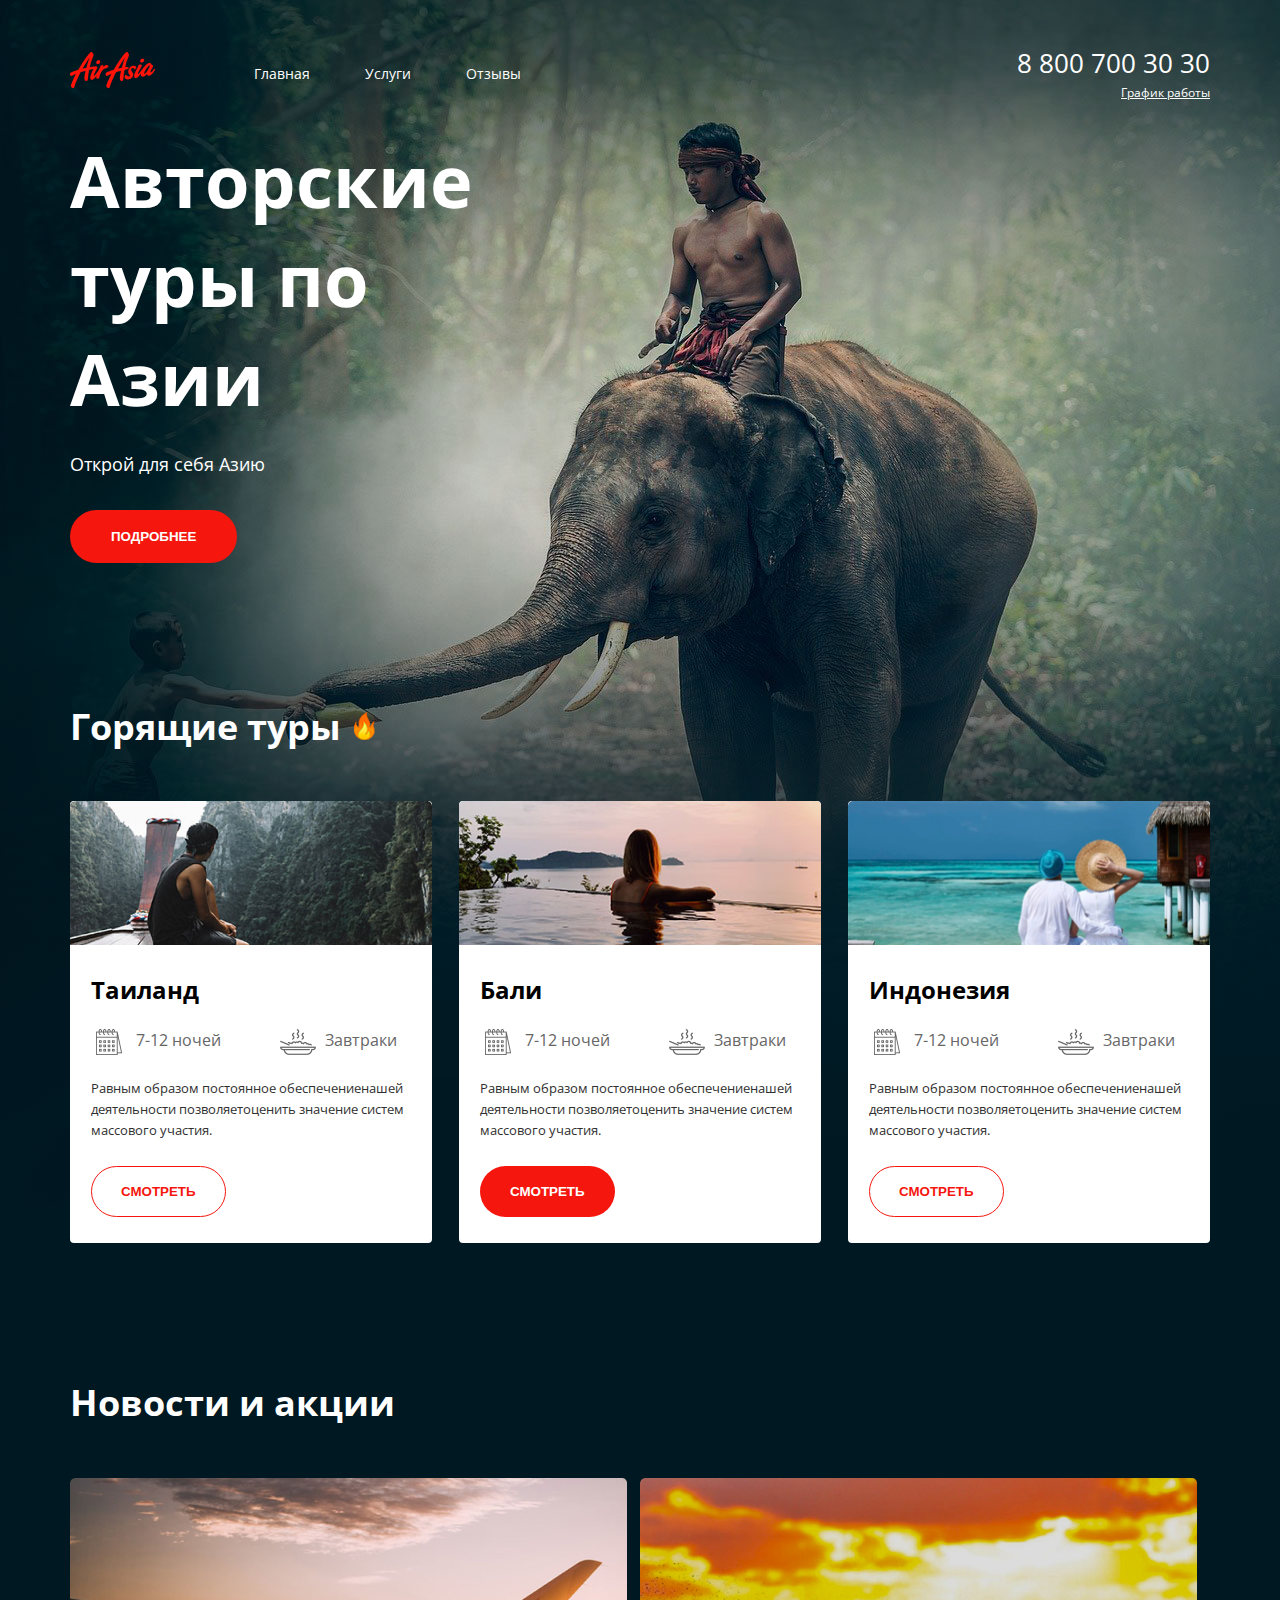
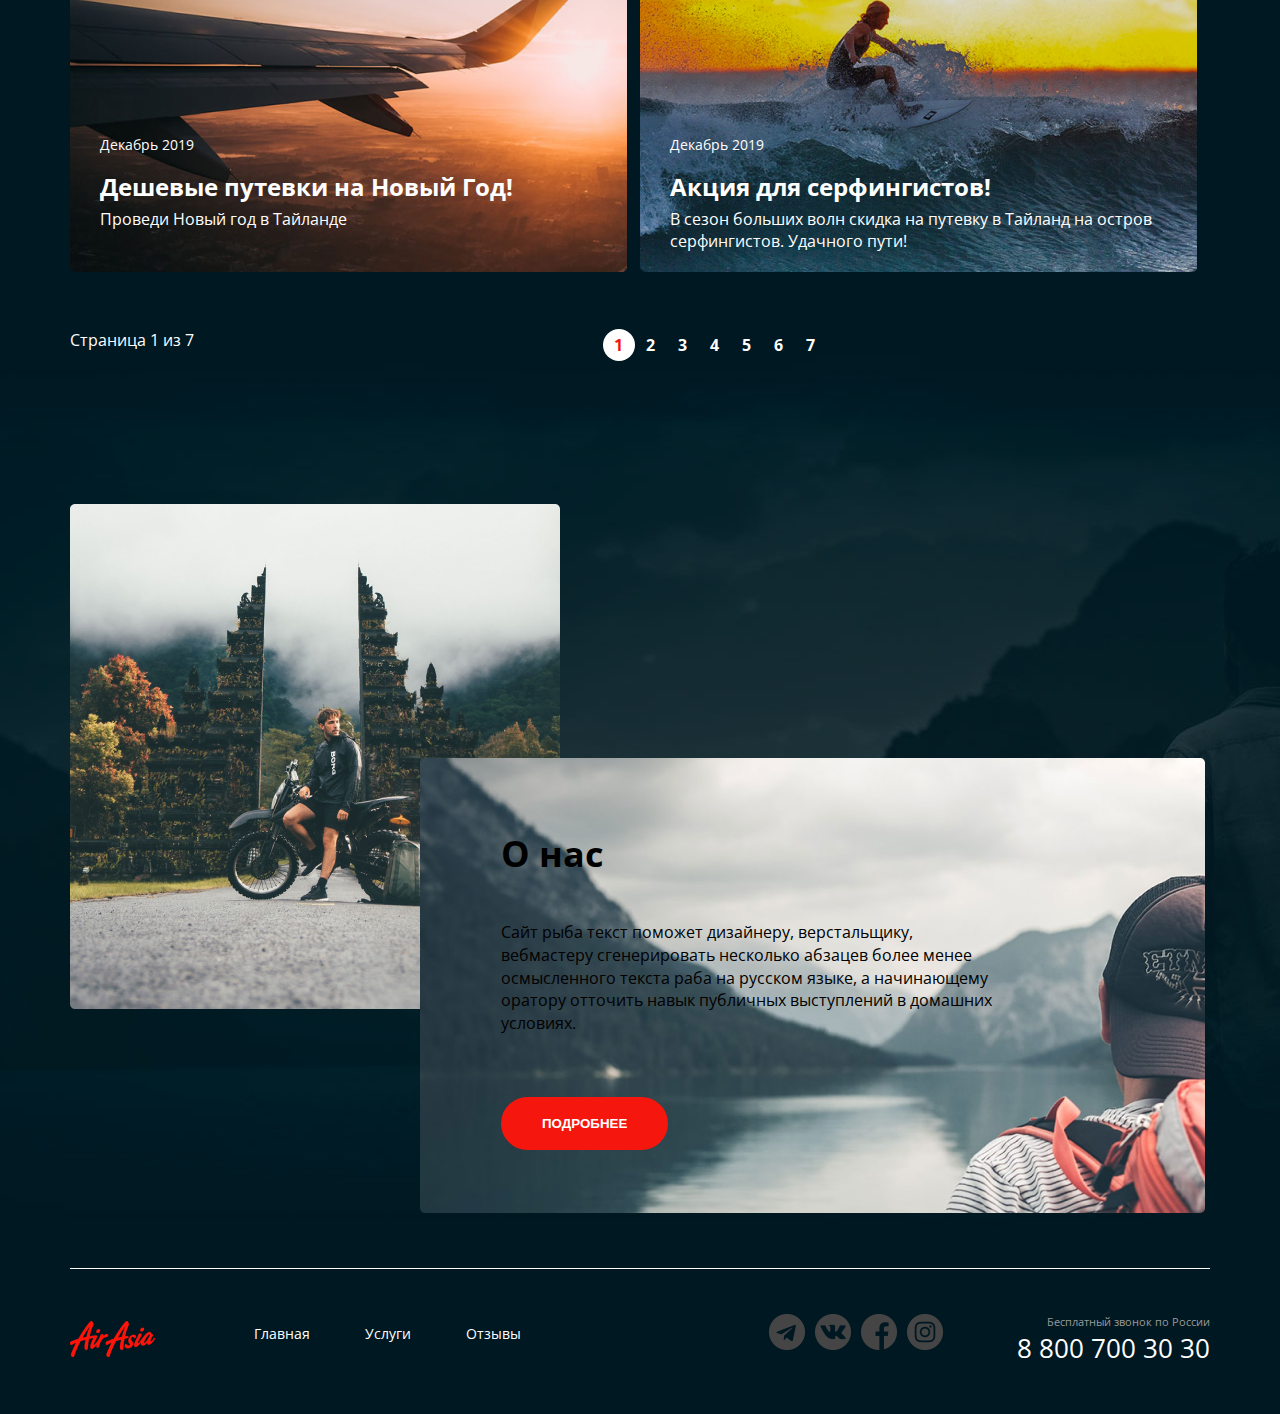
<file: index.html>
<!DOCTYPE html>
<html lang="ru  " style="
height: 100%;
width: 100%;
">
<head>
    <meta charset="UTF-8">
    <meta name="viewport" content="width=device-width, initial-scale=1.0">
    <link rel="preconnect" href="https://fonts.gstatic.com">
<link href="https://fonts.googleapis.com/css2?family=Open+Sans:wght@400;700&display=swap" rel="stylesheet">
    <link rel="stylesheet" href="./css/main.css">
    <title>Air Asia</title>
</head>
<body>
    <div class="wrapper">
        <section class="hero">
            <div class="container hero__container">
                <header class="header">
                    <div class="header__col">
                        <a href="/" class="logo">
                            <img src="./images/лого.png" alt="Logo image" class="logo__img">
                        </a>
                        <nav class="menu">
                            <ul class="menu__list">
                                <li class="menu__item">
                                    <a href="#" class="menu__link">Главная</a>
                                </li>
                                <li class="menu__item">
                                    <a href="#" class="menu__link">Услуги</a>
                                </li>
                                <li class="menu__item">
                                    <a href="#" class="menu__link">Отзывы</a>
                                </li>
                            </ul>
                        </nav>
                    </div>
                    <div class="header__col header__col--alight--right">
                        <address class="contacts">
                            <a href="tel:+78007003030" class="contacts__phone">8 800 700 30 30</a>
                            <div class="contacts__workhours">График работы</div>
                        </address>
                    </div>
                </header>
            <main class="main">
                <div class="preview">
                    <div class="preview__title">
                        Авторские туры по Азии
                    </div>
                    <div class="preview__text">Открой для себя Азию</div>
                    <button class="btn btn--color--red btn--width--big">Подробнее</button>
                </div>
            </div>
        </section>

        <section class=section>
            <div class="container">
                <div class="features">
        <div class="features__title">
            Горящие туры
            <img src="./images/flame.png" alt="fire" class="features__title-fire">
        </div>
        <ul class="features__list">
            <li class="features__item">
                <div class="features__icon">
                    <img src="./images/river.png" alt="features icon" class="features__img-icon"  />  
                </div>
            <div class="features__content">
                <div class="features__subtitle">
                    Таиланд
                </div>
                <div class="features__desc">
                    <div class="features__desc-block">
                        <img src="./images/calendar.png" alt="calendar" class=features__desk-block-icon>
                        <span class="features__desc-block-time">7-12 ночей</span>
                    </div>
                    <div class="features__desc-block">
                        <img src="./images/meal.png" alt="food" class=features__desk-block-icon>
                        <span class="features__desc-block-meal">Завтраки</span>
                    </div>
                </div>
                <div class="features__text">
                    Равным образом постоянное обеспечениенашей деятельности позволяетоценить значение систем массового участия.
                </div>
                <button class="features__btn btn btn--color--white">Смотреть</button>
            </div>
            </li>
            <li class="features__item">
                <div class="features__icon">
                    <img src="./images/pool.png" alt="features icon" class="features__img-icon"  />  
                </div>
            <div class="features__content">
                <div class="features__subtitle">
                    Бали
                </div>
                <div class="features__desc">
                    <div class="features__desc-block">
                        <img src="./images/calendar.png" alt="calendar" class=features__desk-block-icon>
                        <span class="features__desc-block-time">7-12 ночей</span>
                    </div>
                    <div class="features__desc-block">
                        <img src="./images/meal.png" alt="food" class=features__desk-block-icon>
                        <span class="features__desc-block-meal">Завтраки</span>
                    </div>
                </div>
                <div class="features__text">
                    Равным образом постоянное обеспечениенашей деятельности позволяетоценить значение систем массового участия.
                </div>
                <button class="features__btn btn btn--color--red">Смотреть</button>
            </div>
            </li>
            <li class="features__item">
                <div class="features__icon">
                    <img src="./images/ocean.png" alt="features icon" class="features__img-icon"  />  
                </div>
            <div class="features__content">
                <div class="features__subtitle">
                    Индонезия
                </div>
                <div class="features__desc">
                    <div class="features__desc-block">
                        <img src="./images/calendar.png" alt="calendar" class=features__desk-block-icon>
                        <span class="features__desc-block-time">7-12 ночей</span>
                    </div>
                    <div class="features__desc-block">
                        <img src="./images/meal.png" alt="food" class=features__desk-block-icon>
                        <span class="features__desc-block-meal">Завтраки</span>
                    </div>
                </div>
                <div class="features__text">
                    Равным образом постоянное обеспечениенашей деятельности позволяетоценить значение систем массового участия.
                </div>
                <button class="features__btn btn btn--color--white">Смотреть</button>
             </div> 
            </li>
            </ul>
        </div>
    </div>
</section>

<section class=section__news>
    <div class="container">
     <div class="news">
         <div class="news__title">Новости и акции</div>
         <ul class="news__list">
             <li class="news__item">
                 <img src="./images/plain.png" alt="Путевки на НГ" class="news__cover">
                 <div class="news__content">
                     <time class="news__date">
                         <span class="news__date-month">Декабрь</span>
                         <span class="news__date-year">2019</span>
                     </time>
                     <div class="news__subtitle">Дешевые путевки на Новый Год!</div>
                     <div class="news__text">Проведи Новый год в Тайланде</div>
                 </div>
             </li>
             <li class="news__item">
                <img src="./images/Surfer.png" alt="Серфинг" class="news__cover">
                <div class="news__content">
                    <time class="news__date">
                        <span class="news__date-month">Декабрь</span>
                        <span class="news__date-year">2019</span>
                    </time>
                    <div class="news__subtitle">Акция для серфингистов!</div>
                    <div class="news__text">В сезон больших волн скидка на путевку в Тайланд на остров серфингистов. Удачного пути!</div>
                </div>
            </li>
         </ul>
         <div class="paginator">
             <div class="paginator__display">
                 Страница <span class="paginator__display-current">1</span> из 
                 <span class="paginator__display-all">7</span>
             </div>
             <ul class="paginator__list">
                 <li class="paginator__item paginator__item--active">
                     <a href="#" class="paginator__link">1</a>
                 </li>
                 <li class="paginator__item">
                    <a href="#" class="paginator__link">2</a>
                </li>
                <li class="paginator__item">
                    <a href="#" class="paginator__link">3</a>
                </li>
                <li class="paginator__item">
                    <a href="#" class="paginator__link">4</a>
                </li>
                <li class="paginator__item">
                    <a href="#" class="paginator__link">5</a>
                </li>
                <li class="paginator__item">
                    <a href="#" class="paginator__link">6</a>
                </li>
                <li class="paginator__item">
                    <a href="#" class="paginator__link">7</a>
                </li>
             </ul>
         </div>
        </div>
     </div>
    </section>

    <section class="section__about">
        <div class="container">
     <div class="about">
        <div class="about__content">
            <div class="about__title">О нас</div>
            <div class="about__text">
                Сайт рыба текст поможет дизайнеру, верстальщику, вебмастеру сгенерировать несколько абзацев более менее осмысленного текста раба на русском языке, а начинающему оратору отточить навык публичных выступлений в домашних условиях.
            </div>
                <button class="btn btn--color--red btn--width--big">Подробнее</button>
        </div>
        </div>
    </div>
</section>
</main>

<section class="section">
    <div class="container">
<footer class="footer">
    <div class="footer__col footer__col--alight--left">
        <a href="#" class="logo">
            <img src="./images/лого.png" alt="Logo image" class="logo__img">
        </a>
        <nav class="menu">
            <ul class="menu__list">
                <li class="menu__item">
                    <a href="#" class="menu__link">Главная</a>
                </li>
                <li class="menu__item">
                    <a href="#" class="menu__link">Услуги</a>
                </li>
                <li class="menu__item">
                    <a href="#" class="menu__link">Отзывы</a>
                </li>
            </ul>
        </nav>
    </div>
    <div class="footer__col footer__col--alight--right">
    <div class="socials">
        <ul class="socials__list">
            <li class="socials__item socials__item--telegram">
                <a href="#" class="socials__link">
                    <img src="./images/telegram.png" alt="socials icon" class="socials__icon">
                </a>
            </li>
            <li class="socials__item socials__item--vk">
                <a href="#" class="socials__link">
                    <img src="./images/vk.png" alt="socials icon" class="socials__icon">
                </a>
            </li>
            <li class="socials__item socials__item--facebook">
                <a href="#" class="socials__link">
                    <img src="./images/f.png" alt="socials icon" class="socials__icon">
                </a>
            </li>
            <li class="socials__item socials__item--intagram">
                <a href="#" class="socials__link">
                    <img src="./images/in.png" alt="socials icon" class="socials__icon">
                </a>
            </li>
        </ul>
    </div>
    <address class="contacts contacts--alight--right">
        <div class="contact__text">Бесплатный звонок по России</div>
        <a href="tel:+78007003030" class="contacts__phone">8 800 700 30 30</a>
        </address>
    </div>
</footer>
</div>
</section>
</div>
</body>
</html>
</file>
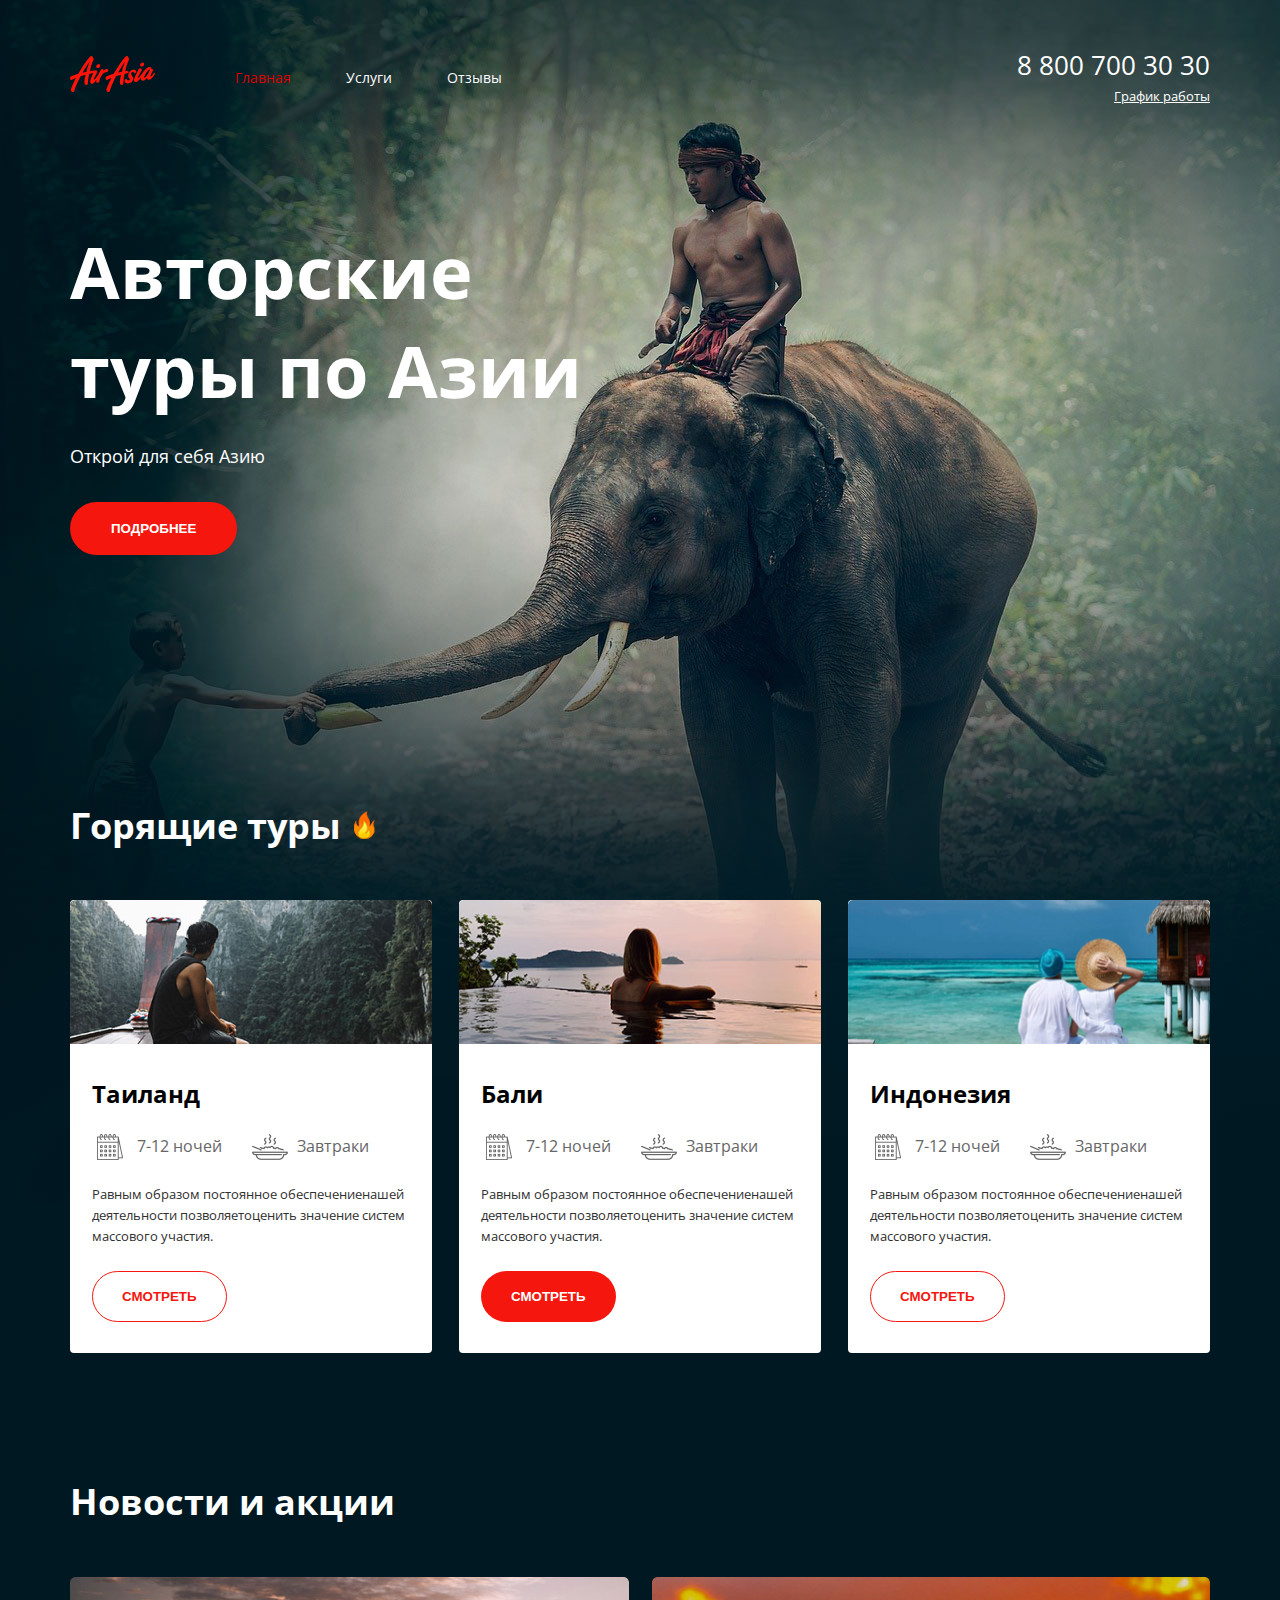
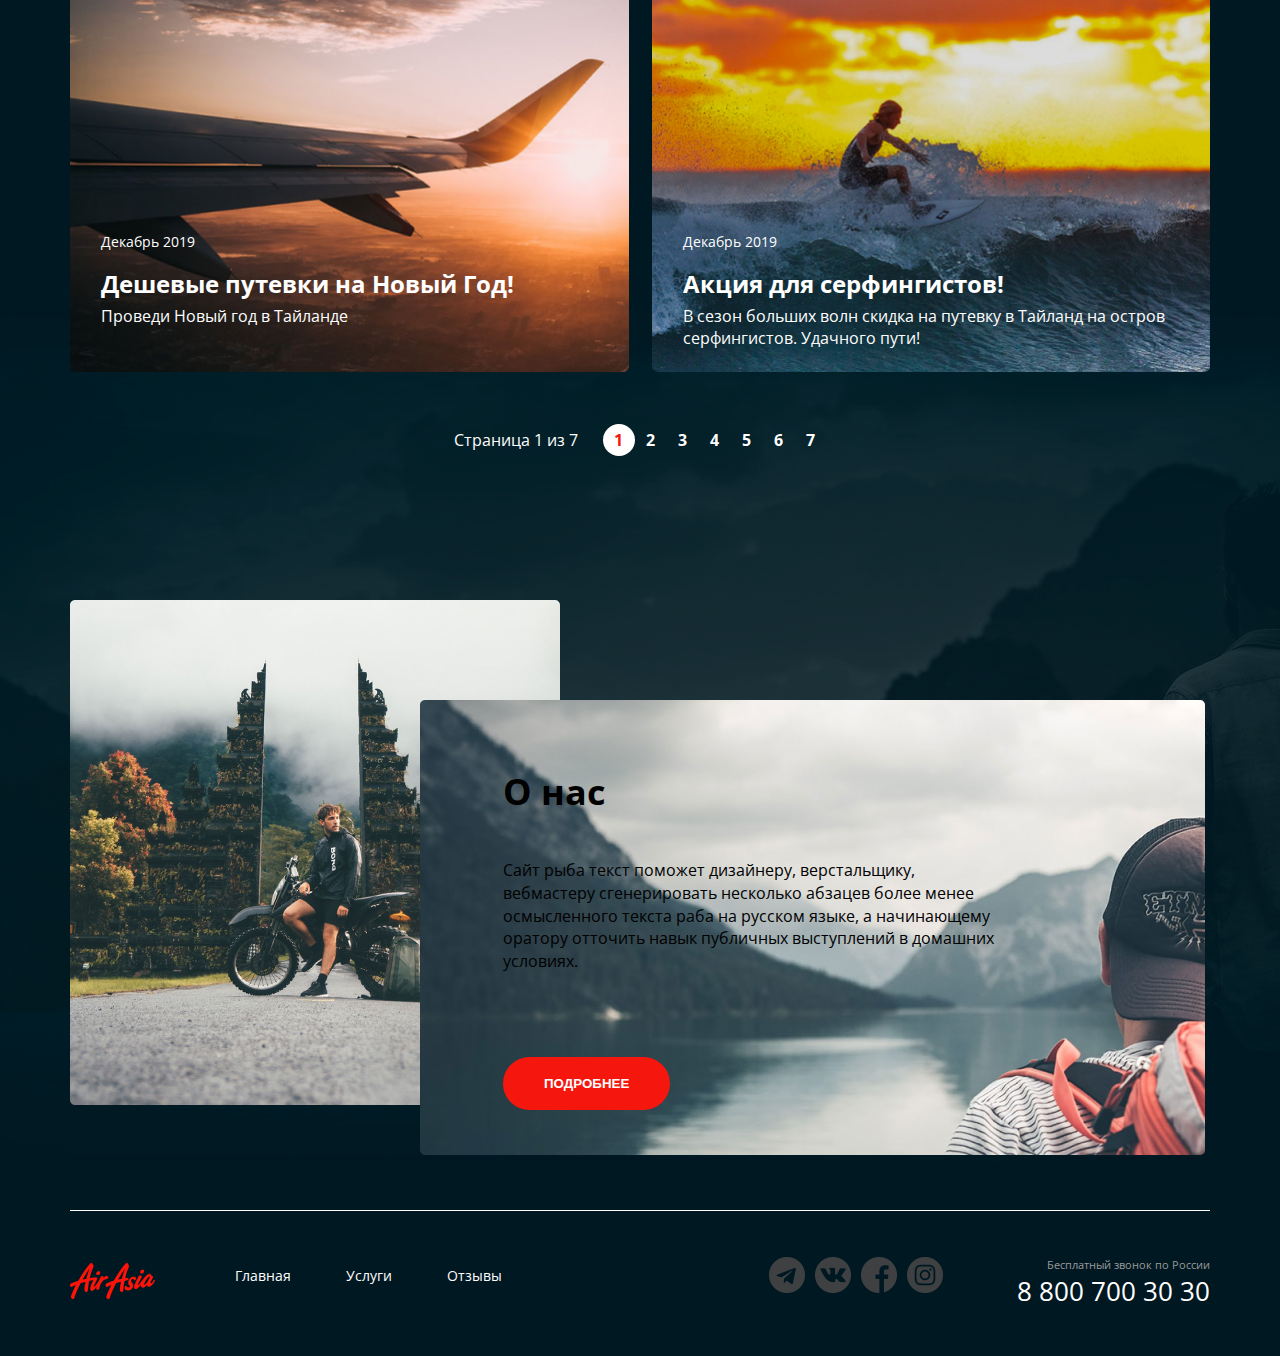
<file: project/index.html>
<!DOCTYPE html>
<html lang="ru  " style="">
<head>
    <meta charset="UTF-8">
    <meta name="viewport" content="width=device-width, initial-scale=1.0">
    <link rel="preconnect" href="https://fonts.gstatic.com">
<link href="https://fonts.googleapis.com/css2?family=Open+Sans:wght@400;700&display=swap" rel="stylesheet">
    <link rel="stylesheet" href="./css/main.css">
    <title>Air Asia</title>
</head>
<body>
    <div class="wrapper">
        <main class="main">
        <section class="hero">
            <div class="container hero__container">
                <header class="header">
                    <div class="header__col">
                        <a href="/" class="logo">
                            <img src="./images/лого.png" alt="Logo image" class="logo__img">
                        </a>
                        <nav class="menu">
                            <ul class="menu__list">
                                <li class="menu__item menu__item--active">
                                    <a href="#" class="menu__link">Главная</a>
                                </li>
                                <li class="menu__item">
                                    <a href="#" class="menu__link">Услуги</a>
                                </li>
                                <li class="menu__item">
                                    <a href="#" class="menu__link">Отзывы</a>
                                </li>
                            </ul>
                        </nav>
                    </div>
                    <div class="header__col header__col--alight--right">
                        <address class="contacts">
                            <a href="tel:+78007003030" class="contacts__phone">8 800 700 30 30</a>
                            <a class="contacts__workhours">График работы</a>
                        </address>
                    </div>
                </header>
                <div class="preview">
                    <div class="preview__title">
                        Авторские туры по Азии
                    </div>
                    <div class="preview__text">Открой для себя Азию</div>
                    <button class="btn btn--color--red btn--width--big">Подробнее</button>
                </div>
            </div>
        </section>
        <section class=section__features>
            <div class="container">
                <div class="features">
        <div class="features__title">
            Горящие туры
            <img src="./images/flame.png" alt="fire" class="features__title-fire">
        </div>
        <ul class="features__list">
            <li class="features__item">
                <div class="features__icon">
                    <img src="./images/river.png" alt="features icon" class="features__img-icon"  />  
                </div>
            <div class="features__content">
                <div class="features__subtitle">
                    Таиланд
                </div>
                <div class="features__desc">
                    <div class="features__desc-block">
                        <img src="./images/calendar.png" alt="calendar" class=features__desk-block-icon>
                        <span class="features__desc-block-time">7-12 ночей</span>
                    </div>
                    <div class="features__desc-block">
                        <img src="./images/meal.png" alt="food" class=features__desk-block-icon>
                        <span class="features__desc-block-meal">Завтраки</span>
                    </div>
                </div>
                <div class="features__text">
                    Равным образом постоянное обеспечениенашей деятельности позволяетоценить значение систем массового участия.
                </div>
                <button class="features__btn btn btn--color--white">Смотреть</button>
            </div>
            </li>
            <li class="features__item">
                <div class="features__icon">
                    <img src="./images/pool.png" alt="features icon" class="features__img-icon"  />  
                </div>
            <div class="features__content">
                <div class="features__subtitle">
                    Бали
                </div>
                <div class="features__desc">
                    <div class="features__desc-block">
                        <img src="./images/calendar.png" alt="calendar" class=features__desk-block-icon>
                        <span class="features__desc-block-time">7-12 ночей</span>
                    </div>
                    <div class="features__desc-block">
                        <img src="./images/meal.png" alt="food" class=features__desk-block-icon>
                        <span class="features__desc-block-meal">Завтраки</span>
                    </div>
                </div>
                <div class="features__text">
                    Равным образом постоянное обеспечениенашей деятельности позволяетоценить значение систем массового участия.
                </div>
                <button class="features__btn btn btn--color--red">Смотреть</button>
            </div>
            </li>
            <li class="features__item">
                <div class="features__icon">
                    <img src="./images/ocean.png" alt="features icon" class="features__img-icon"  />  
                </div>
            <div class="features__content">
                <div class="features__subtitle">
                    Индонезия
                </div>
                <div class="features__desc">
                    <div class="features__desc-block">
                        <img src="./images/calendar.png" alt="calendar" class=features__desk-block-icon>
                        <span class="features__desc-block-time">7-12 ночей</span>
                    </div>
                    <div class="features__desc-block">
                        <img src="./images/meal.png" alt="food" class=features__desk-block-icon>
                        <span class="features__desc-block-meal">Завтраки</span>
                    </div>
                </div>
                <div class="features__text">
                    Равным образом постоянное обеспечениенашей деятельности позволяетоценить значение систем массового участия.
                </div>
                <button class="features__btn btn btn--color--white">Смотреть</button>
             </div> 
            </li>
            </ul>
        </div>
    </div>
</section>
<section class=section__news>
    <div class="container">
     <div class="news">
         <div class="news__title">Новости и акции</div>
         <ul class="news__list">
             <li class="news__item">
                 <img src="./images/plain.png" alt="Путевки на НГ" class="news__cover">
                 <div class="news__content">
                     <time class="news__date">
                         <span class="news__date-month">Декабрь</span>
                         <span class="news__date-year">2019</span>
                     </time>
                     <div class="news__subtitle">Дешевые путевки на Новый Год!</div>
                     <div class="news__text">Проведи Новый год в Тайланде</div>
                 </div>
             </li>
             <li class="news__item">
                <img src="./images/Surfer.png" alt="Серфинг" class="news__cover">
                <div class="news__content">
                    <time class="news__date">
                        <span class="news__date-month">Декабрь</span>
                        <span class="news__date-year">2019</span>
                    </time>
                    <div class="news__subtitle">Акция для серфингистов!</div>
                    <div class="news__text">В сезон больших волн скидка на путевку в Тайланд на остров серфингистов. Удачного пути!</div>
                </div>
            </li>
         </ul>
         <div class="paginator">
             <div class="paginator__display">
                 Страница <span class="paginator__display-current">1</span> из 
                 <span class="paginator__display-all">7</span>
             </div>
             <ul class="paginator__list">
                 <li class="paginator__item paginator__item--active">
                     <a href="#" class="paginator__link">1</a>
                 </li>
                 <li class="paginator__item">
                    <a href="#" class="paginator__link">2</a>
                </li>
                <li class="paginator__item">
                    <a href="#" class="paginator__link">3</a>
                </li>
                <li class="paginator__item">
                    <a href="#" class="paginator__link">4</a>
                </li>
                <li class="paginator__item">
                    <a href="#" class="paginator__link">5</a>
                </li>
                <li class="paginator__item">
                    <a href="#" class="paginator__link">6</a>
                </li>
                <li class="paginator__item">
                    <a href="#" class="paginator__link">7</a>
                </li>
             </ul>
         </div>
        </div>
     </div>
    </section>
    <section class="section__about">
        <div class="container">
     <div class="about">
        <div class="about__content">
            <div class="about__title">О нас</div>
            <div class="about__text">
                Сайт рыба текст поможет дизайнеру, верстальщику, вебмастеру сгенерировать несколько абзацев более менее осмысленного текста раба на русском языке, а начинающему оратору отточить навык публичных выступлений в домашних условиях.
            </div>
                <button class="btn btn--color--red btn--width--big">Подробнее</button>
        </div>
        </div>
    </div>
</section>
<section class="section__footer">
    <div class="container">
<footer class="footer">
    <div class="footer__col footer__col--alight--left">
        <a href="#" class="logo">
            <img src="./images/лого.png" alt="Logo image" class="logo__img">
        </a>
        <nav class="menu">
            <ul class="menu__list">
                <li class="menu__item menu__item--footer">
                    <a href="#" class="menu__link">Главная</a>
                </li>
                <li class="menu__item menu__item--footer">
                    <a href="#" class="menu__link">Услуги</a>
                </li>
                <li class="menu__item menu__item--footer">
                    <a href="#" class="menu__link">Отзывы</a>
                </li>
            </ul>
        </nav>
    </div>
    <div class="footer__col footer__col--alight--right">
    <div class="socials">
        <ul class="socials__list">
            <li class="socials__item socials__item--telegram">
                <a href="#" class="socials__link">
                    <img src="./images/telegram.png" alt="socials icon" class="socials__icon">
                </a>
            </li>
            <li class="socials__item socials__item--vk">
                <a href="#" class="socials__link">
                    <img src="./images/vk.png" alt="socials icon" class="socials__icon">
                </a>
            </li>
            <li class="socials__item socials__item--facebook">
                <a href="#" class="socials__link">
                    <img src="./images/f.png" alt="socials icon" class="socials__icon">
                </a>
            </li>
            <li class="socials__item socials__item--intagram">
                <a href="#" class="socials__link">
                    <img src="./images/in.png" alt="socials icon" class="socials__icon">
                </a>
            </li>
        </ul>
    </div>
    <address class="contacts contacts--alight--right">
        <div class="contact__text">Бесплатный звонок по России</div>
        <a href="tel:+78007003030" class="contacts__phone">8 800 700 30 30</a>
        </address>
    </div>
</footer>
</div>
</section>
</main>
</div>
</body>
</html>
</file>
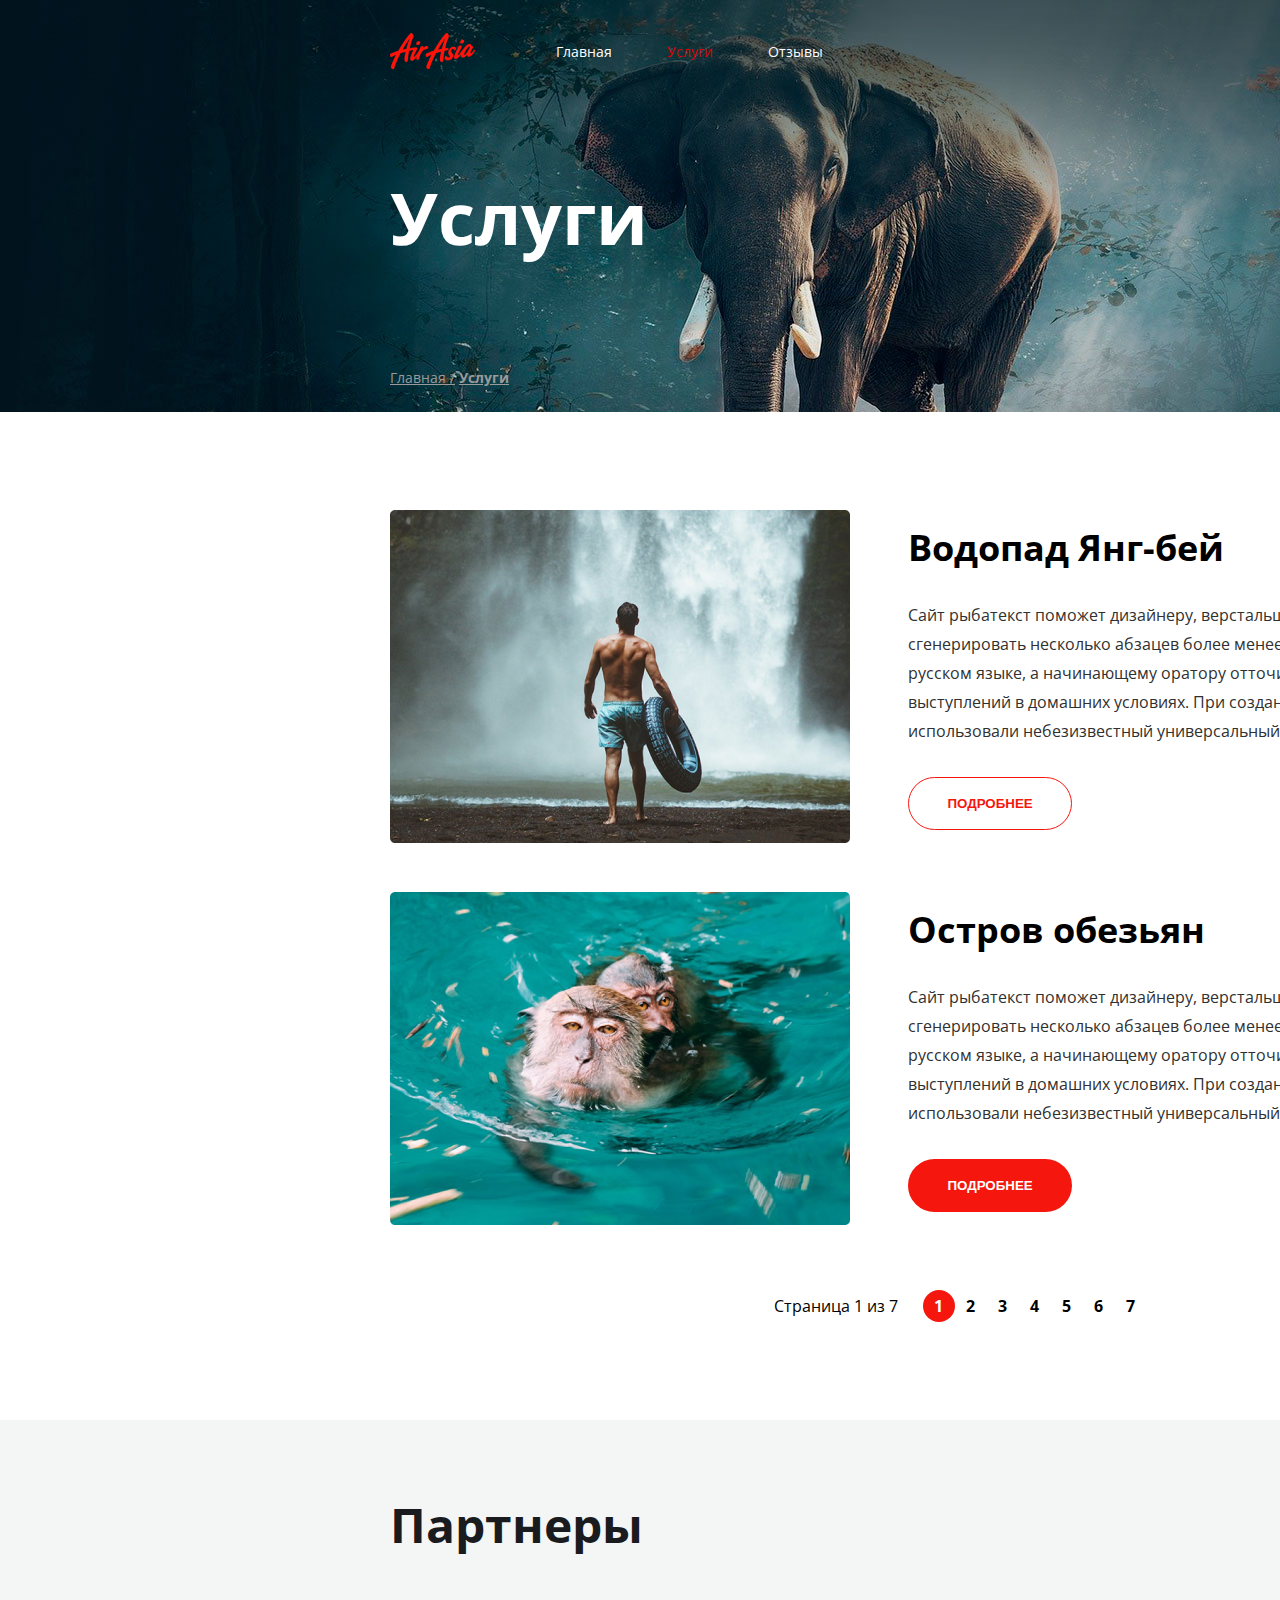
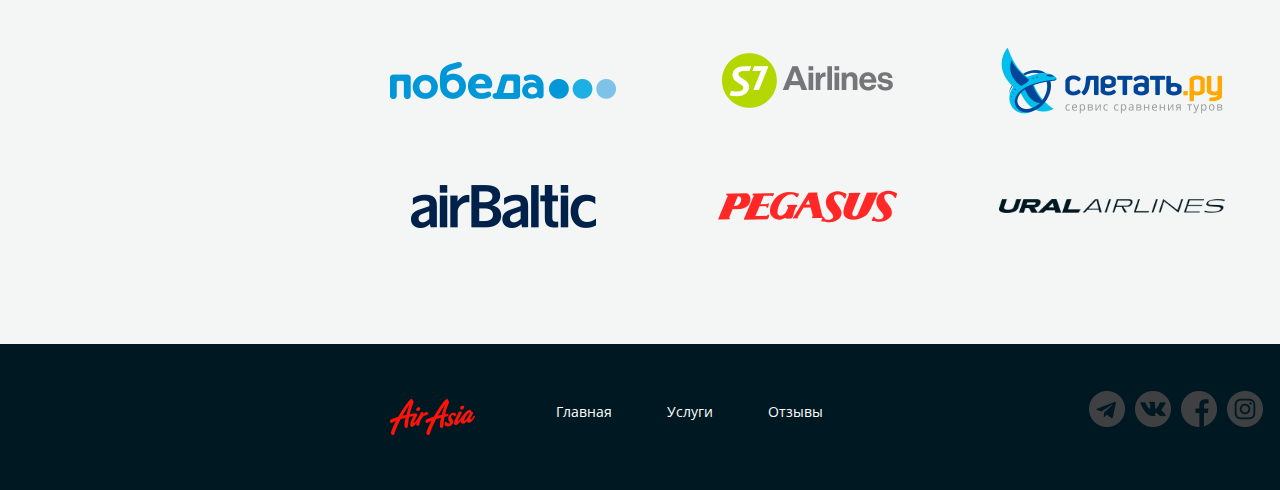
<file: project/services.html>
<!DOCTYPE html>
<html lang="ru  " style="">
<head>
    <meta charset="UTF-8">
    <meta name="viewport" content="width=device-width, initial-scale=1.0">
    <link rel="preconnect" href="https://fonts.gstatic.com">
<link href="https://fonts.googleapis.com/css2?family=Open+Sans:wght@400;700&display=swap" rel="stylesheet">
    <link rel="stylesheet" href="./css/services.css">
    <title>Air Asia | Services Page</title>
</head>
<body>
    <div class="wrapper">
        <main class="main">
        <section class="hero">
            <div class="container hero__container">
                <header class="header">
                    <div class="header__col">
                        <a href="/" class="logo">
                            <img src="./images/лого.png" alt="Logo image" class="logo__img">
                        </a>
                        <nav class="menu">
                            <ul class="menu__list">
                                <li class="menu__item">
                                    <a href="#" class="menu__link">Главная</a>
                                </li>
                                <li class="menu__item menu__item--active">
                                    <a href="#" class="menu__link">Услуги</a>
                                </li>
                                <li class="menu__item">
                                    <a href="#" class="menu__link">Отзывы</a>
                                </li>
                            </ul>
                        </nav>
                    </div>
                    <div class="header__col header__col--alight--right">
                        <address class="contacts">
                            <a href="tel:+78007003030" class="contacts__phone">8 800 700 30 30</a>
                            <a class="contacts__workhours">График работы</a>
                        </address>
                    </div>
                </header>
                <div class="preview">
                    <div class="preview__title">Услуги</div>
                    <nav class="preview__nav">
                        <ul class="preview__list">
                            <li class="preview__item">
                                <a href="#" class="preview__link">Главная /</a>
                            </li>
                            <li class="preview__item">
                                <a href="#" class="preview__link preview__link--bold">Услуги</a>
                            </li>
                        </ul>
                    </nav>
                    </div>
                </div>
        </section>
        <section class=section__services>
            <div class="container">
                <ul class="services">
                    <li class="services__item">
                        <a href="#" class="service">
                        <div class="service__photo">
                            <img src="./images/waterfall.jpg" alt="#" class="service__img">
                        </div>
                        <div class="service__content">
                        <div class="service__title">
                            Водопад Янг-бей 
                        </div>
                        <div class="service__text">
                            Сайт рыбатекст поможет дизайнеру, верстальщику, вебмастеру сгенерировать несколько абзацев более менее осмысленного текста рыбы на русском языке, а начинающему оратору отточить навык публичных выступлений в домашних условиях. При создании генератора мы использовали небезизвестный универсальный код речей. 
                        </div>
                        <button class="btn btn--color--white">Подробнее</button>
                    </div>
                    </a>
                    </li>
                    <li class="services__item">
                        <a href="#" class="service">
                        <div class="service__photo">
                            <img src="./images/monkeys.jpg" alt="#" class="service__img">
                        </div>
                        <div class="service__content">
                        <div class="service__title">
                            Остров обезьян 
                        </div>
                        <div class="service__text">
                            Сайт рыбатекст поможет дизайнеру, верстальщику, вебмастеру сгенерировать несколько абзацев более менее осмысленного текста рыбы на русском языке, а начинающему оратору отточить навык публичных выступлений в домашних условиях. При создании генератора мы использовали небезизвестный универсальный код речей. 
                        </div>
                        <button class="btn btn--color--red">Подробнее</button>
                        </div>
                    </a>
                    </li>
                </ul>
                <div class="paginator">
                    <div class="paginator__display">
                        Страница <span class="paginator__display-current">1</span> из 
                        <span class="paginator__display-all">7</span>
                    </div>
                    <ul class="paginator__list">
                        <li class="paginator__item paginator__item--active">
                            <a href="#" class="paginator__link">1</a>
                        </li>
                        <li class="paginator__item">
                           <a href="#" class="paginator__link">2</a>
                       </li>
                       <li class="paginator__item">
                           <a href="#" class="paginator__link">3</a>
                       </li>
                       <li class="paginator__item">
                           <a href="#" class="paginator__link">4</a>
                       </li>
                       <li class="paginator__item">
                           <a href="#" class="paginator__link">5</a>
                       </li>
                       <li class="paginator__item">
                           <a href="#" class="paginator__link">6</a>
                       </li>
                       <li class="paginator__item">
                           <a href="#" class="paginator__link">7</a>
                       </li>
                    </ul>
                </div>
            </div>
        </section>
<section class=section__partners>
    <div class="container container--partners">
        <div class="partners__content">
            Партнеры
        </div>
        <ul class="partners__list">
            <li class="partners__item">
            <a href="#" class="partners__link">
            <img src="./images/pobeda.png" alt="pobeda">
            </a>
            </li>
            <li class="partners__item">
                <a href="#" class="partners__link">
                    <img src="./images/s7.png" alt="S7">
                </a>   
            </li>
            <li class="partners__item">
                <a href="#" class="partners__link">
                    <img src="./images/lets-fly.png" alt="lets-fly">
                </a>
            </li>
            <li class="partners__item">
                <a href="#" class="partners__link">
                    <img src="./images/lufthansa.png" alt="lufthansa">
                </a>
            </li>
            <li class="partners__item">
                <a href="#" class="partners__link">
                    <img src="./images/airbaltic.png" alt="airbaltic">
                </a>
            </li>
            <li class="partners__item">
                <a href="#" class="partners__link">
                    <img src="./images/pegasus.png" alt="pegasus">
                </a>
            </li>
            <li class="partners__item">
                <a href="#" class="partners__link">
                    <img src="./images/ural.png" alt="ural">
                </a>
            </li>
            <li class="partners__item">
                <a href="#" class="partners__link">
                    <img src="./images/pegas.png" alt="pegas">
                </a>
            </li>
        </ul>
    </div>
    </section>
<section class="section__footer">
    <div class="container">
<footer class="footer">
    <div class="footer__col footer__col--alight--left">
        <a href="#" class="logo">
            <img src="./images/лого.png" alt="Logo image" class="logo__img">
        </a>
        <nav class="menu">
            <ul class="menu__list">
                <li class="menu__item menu__item--footer">
                    <a href="#" class="menu__link">Главная</a>
                </li>
                <li class="menu__item menu__item--footer">
                    <a href="#" class="menu__link">Услуги</a>
                </li>
                <li class="menu__item menu__item--footer">
                    <a href="#" class="menu__link">Отзывы</a>
                </li>
            </ul>
        </nav>
    </div>
    <div class="footer__col footer__col--alight--right">
    <div class="socials">
        <ul class="socials__list">
            <li class="socials__item socials__item--telegram">
                <a href="#" class="socials__link">
                    <img src="./images/telegram.png" alt="socials icon" class="socials__icon">
                </a>
            </li>
            <li class="socials__item socials__item--vk">
                <a href="#" class="socials__link">
                    <img src="./images/vk.png" alt="socials icon" class="socials__icon">
                </a>
            </li>
            <li class="socials__item socials__item--facebook">
                <a href="#" class="socials__link">
                    <img src="./images/f.png" alt="socials icon" class="socials__icon">
                </a>
            </li>
            <li class="socials__item socials__item--intagram">
                <a href="#" class="socials__link">
                    <img src="./images/in.png" alt="socials icon" class="socials__icon">
                </a>
            </li>
        </ul>
    </div>
    <address class="contacts contacts--alight--right">
        <div class="contact__text">Бесплатный звонок по России</div>
        <a href="tel:+78007003030" class="contacts__phone">8 800 700 30 30</a>
        </address>
    </div>
</footer>
</div>
</section>
</main>
</div>
</body>
</html>
</file>
<file: css/main.css>
body {
    font-family: "Open Sans", Helvetica, sans-serif;
    color: #fff;
    font-size: 16px;
    line-height: 1.42;
    background: #001821;
    height: 100%;
    width: 100%;
    -webkit-font-smoothing: antialiased;
    -moz-osx-font-smoothing: grayscale;
    margin: 0 auto;
}

.container {
    width: 1140px;
    margin: 0 auto;
}

a {
    color: inherit;
}

ul {
    padding: 0px;
    margin: 0 auto;
}

ul li {
    list-style: none;
}

.wrapper{
    background: url(/images/1.png) center top no-repeat, url(/images/2.png) center bottom 167px no-repeat;
}

.header {
padding-top: 45px;    
margin-bottom: 30px;
display: flex;
justify-content: space-between;
align-items: center;
}

.header__col {
display: flex;
align-items: center;
}

.header__col--alight--right {
    justify-content: flex-end;
}

.hero__container {
    display: flex;
    flex-direction: column;
    justify-content: space-between;
    min-height: 600px;
}

* {
    box-sizing: border-box;
}

.logo {
display: block;
margin-right: 99px;
}

.menu__item {
    display: inline-block;
    vertical-align: middle;
}

.menu__item:last-child {
margin-right: 0px;
}

.menu__link {
    font-size: 14px;
    text-decoration: none;
    margin-right: 51px;
}

.menu__link:hover {
    color: #dfb56d;  
}

.contacts {
    font-style: normal;
    text-align: right;
}

.contacts__phone {
    text-decoration: none;
    font-size: 26px;
    margin-bottom: 2px;
    display: inline-block;
}

.contacts__workhours {
    right: 0px;
    text-decoration: underline;
    font-size: 12px;
}

.preview {
    width: 38%;
    margin-bottom: 138px;
}

.preview__title {
    font-size: 72px;
    font-weight: bold;
    font-style: normal;
    line-height: 99.05px;
    margin-bottom: 23.6px;
}

.preview__text {
    font-size: 18px;
    margin-bottom: 32.5px;
}

.btn {
    border-radius: 35px;
    padding: 18px 30px;
    font-weight: bold;
    text-transform: uppercase;
    text-align: center;
    border: 1px solid transparent;
    outline: none;
    cursor: pointer;
}

.btn--width--big {
    padding: 18px 40px;
}

.btn--color--red {
    color: white;
    background: #F5170E
}

.btn--color--white {
    background: #fff;
    color: #F5170E;
    border-color: #F5170E;
}

.features{
    min-height: 549px;
    margin-bottom: 127px;
}

.features__title {
    font-size: 36px;
    font-weight: bold;
    margin-bottom: 49px;
}

.features__title-fire {
    margin-left: 4px;
}

.features__list{
    display: flex;
    justify-content: space-between;
}

.features__item {
    background: #fff;
    border-radius: 4px;
    font-size: 5px;
    max-width: calc(100% / 3 - 18px );
    overflow: hidden;
}

.features__item:last-child {
    margin-right: 0px;
}

/* .features__icon {
min-height: 144px;
margin-bottom: 7px;
height: 100%;
width: 100%;
object-fit: cover;
} */

.features__content {
    padding: 26px 21px;
    color: #000000;
}

.features__subtitle {
    font-weight: bold;
    font-size: 24px;
    margin-bottom: 22px;
}

.features__desc {
    margin-bottom: 23px;
    display: flex;
    justify-content: space-between;
}


.features__desc-block {
    /* vertical-align: top; */
    width: 136px;
    margin-right: 19px;
    color: #666666;
    font-size: 16px;
}

.features__desc-block:last-child {
    margin-right: 0px;
}

.features__desc-block-time {
    margin-left: 10px;
}

.features__desc-block-meal {
    margin-left: 5px;
}

.features__desk-block-icon {
    margin-left: 5px;
    vertical-align: middle;
}

.features__text {
    font-size: 13px;
    color: #303030;
    width: 324px;
    line-height: 21px;
    margin-bottom: 24.5px;
}

.features__btn {
    padding: 17px 29px;
}

.news {
    margin-bottom: 143px;
}

.news__title {
    font-size: 36px;
    font-weight: bold;
    font-style: normal;
    line-height: 1.42;
    margin-bottom: 50px;
}

.news__list {
    margin-bottom: 57.3px;
    display: flex;
    justify-content: space-between;
}

.news__item {
    vertical-align: top;
    border-radius: 5px;
    overflow: hidden;
    /* margin-right: 23px; */
    width: calc(100% / 2 );
    position: relative;
}

.news__item:last-child {
    margin-right: 0px;  
}

.news__cover {
    display: block;
    /* width: 100%;
    height: 100%; */
    object-fit: cover;
}

.news__content {
    position: absolute;
    left: 0px;
    right: 0px;
    bottom: 0px;
    padding: 8px 30px;
    min-height: 147px;
}

.news__date {
    font-size: 14px;
}

.news__subtitle {
    font-size: 24px;
    margin-bottom: 4px;
    font-weight: bold;
    margin-top: 14px;
}

.paginator {
    text-align: center;
    display: flex;
    justify-content: center;    
}

.paginator__list {
    display: flex;
    align-items: center;
}

/* .paginator__display, .paginator__item, .paginator__list { */
    /* display: inline-block; */
    /* vertical-align: middle; */


.paginator__display {
    margin-right: 25px;
}

.paginator__link {
    display: block;
    width: 32px;
    height: 32px;
    border-radius: 50%;
    text-decoration: none;
    font-weight: bold;
    /* position: relative; */
    line-height: 32px;
}

.paginator__item--active .paginator__link {
    background: #FFFFFF;
    color: #F5170E;
}

.about {
    margin-bottom: 55px;
}

.about:before {
  content: "";
  /* display: inline-block;
  vertical-align: top; */
  width: 490px;
  height: 505px;
  background: url(/images/gates.png) center center / cover no-repeat;  
  display: block;
}

.about {
    display: flex;
    flex-direction: column;
    justify-content: flex-start;
    align-content: flex-end;
}
.about__content {
    padding: 70px 202px 62px 81px;
    color: #000000;
    /* display: inline-block; */
    max-width: 785px;
    height: 455px; 
    margin-left: 350px;
    margin-top: -251px;
    background: url(/images/mountains.png);
}

.about__title {
    font-size: 36px;
    font-weight: bold;
    margin-bottom: 42px;
}

.about__text {
    margin-bottom: 62px;
}

.footer {
    display: flex;
    justify-content: space-between;
    align-items: center;
    min-height: 146px;
    border-top: 1px solid #FFFFFF;
    /* display: block; */
    /* position: relative; */
}

/* .footer .logo {
    top: 47px;
} */

/* .footer .menu {
    position: absolute;
    top: 58px;
    left: 163px;
} */

.footer__col--alight--left {
    display: flex;
    align-items: flex-start;
    justify-content: center;
}
.footer .menu__link {
    font-size: 14px;
    text-decoration: none;
    margin-right: 51px;
}

/* .footer .contacts {
    display: block; 
    position: absolute; 
    top: 47.64px;
} */

.footer__col--alight--right {
    display: flex;
    align-content: flex-end;
    justify-content: center;
}
.footer .contact__text {
    font-size: 11px;
    color: #9A9A9A;
}

.footer .contacts__phone {
    font-size: 26px;
}

.socials {
    bottom: 59px;
    right: 265px;
    /* position: absolute; */
    margin-right: 74px;
}

.socials__item {
    display: inline-block;
    vertical-align: middle;
    margin-right: 6px;
}

.socials__item:last-child {
    margin-right: 0px;
}

.socials__link {
    display: block;
    text-decoration: none;
    width: 36px;
    height: 36px;
}
</file>
<file: project/css/main.css>
html {
    height: 100%;
    width: 100%;
}

body {
    font-family: "Open Sans", Helvetica, sans-serif;
    color: #fff;
    font-size: 16px;
    line-height: 1.42;
    background: #001821;
    height: 100%;
    width: 100%;
    -webkit-font-smoothing: antialiased;
    -moz-osx-font-smoothing: grayscale;
    margin: 0 auto;
}

.container {
    width: 1140px;
    margin: 0 auto;
}

a {
    color: inherit;
}

ul {
    padding: 0px;
    margin: 0;
}

ul li {
    list-style: none;
}

img {
    max-width: 100%;
}

.wrapper{
    background: url(/images/1.png) center top no-repeat, url(/images/2.png) center bottom 167px no-repeat;
}

.header {
padding-top: 47px;    
display: flex;
justify-content: space-between;
}

.header__col {
display: flex;
align-items: center;
}

section.hero {
    margin-bottom: 245px;
}
.hero__container {
    display: flex;
    flex-direction: column;
    justify-content: space-between;
    min-height: 555px;
}

* {
    box-sizing: border-box;
}

.logo {
display: block;
margin-right: 80px;
}

.menu__item {
    display: inline-block;
    vertical-align: middle;
    margin-right: 51px;
}

.menu__item--active .menu__link {
    color: #DA0100;
}

.menu__item:last-child {
margin-right: 0px;
}

.menu__link {
    font-size: 14px;
    text-decoration: none;
}

.menu__link:hover {
    color: #DA0100;  
}

.contacts {
    font-style: normal;
    text-align: right;
}

.contacts__phone {
    text-decoration: none;
    font-size: 26px;
    display: block;
}

.contacts__workhours {
    right: 0px;
    text-decoration: underline;
    font-size: 13px;
}

.preview {
    width: 48%;
}

.preview__title {
    font-size: 72px;
    font-weight: bold;
    font-style: normal;
    line-height: 99.05px;
    margin-bottom: 23.6px;
}

.preview__text {
    font-size: 18px;
    margin-bottom: 32.5px;
}

.btn {
    border-radius: 35px;
    padding: 18px 30px;
    font-weight: bold;
    text-transform: uppercase;
    text-align: center;
    border: 1px solid transparent;
    outline: none;
    cursor: pointer;
}

.btn--width--big {
    padding: 18px 40px;
}

.btn--color--red {
    color: white;
    background: #F5170E
}

.btn--color--white {
    background: #fff;
    color: #F5170E;
    border-color: #F5170E;
}

.section__features{
    margin-bottom: 123px;
}

.features__title {
    font-size: 36px;
    font-weight: bold;
    margin-bottom: 49px;
}

.features__title-fire {
    margin-left: 4px;
}

.features__list{
    display: flex;
    justify-content: space-between;
}

.features__item {
    background: #fff;
    border-radius: 4px;
    font-size: 5px;
    max-width: calc(100% / 3 - 18px );
    overflow: hidden;
    display: flex;
    flex-direction: column;
}

.features__item:last-child {
    margin-right: 0px;
}

/* .features__icon {
min-height: 144px;
margin-bottom: 7px;
height: 100%;
width: 100%;
object-fit: cover;
} */

.features__content {
    padding: 31px 22px;
    color: #000000;
    flex: 1;
    display: flex;
    flex-direction: column;
    align-items: flex-start;
}

.features__subtitle {
    font-weight: bold;
    font-size: 24px;
    margin-bottom: 23px;
}

.features__desc {
    margin-bottom: 24px;
    display: flex;
    justify-content: space-between;
}


.features__desc-block {
    /* vertical-align: top; */
    width: 136px;
    margin-right: 19px;
    color: #666666;
    font-size: 16px;
}

.features__desc-block:last-child {
    margin-right: 0px;
}

.features__desc-block-time {
    margin-left: 10px;
}

.features__desc-block-meal {
    margin-left: 5px;
}

.features__desk-block-icon {
    margin-left: 5px;
    vertical-align: middle;
}

.features__text {
    font-size: 13px;
    color: #303030;
    width: 324px;
    line-height: 21px;
    margin-bottom: 23.5px;
}

.features__btn {
    padding: 17px 29px;
    margin-top: auto;
}

.section__news {
    margin-bottom: 144px;
}

.news__title {
    font-size: 36px;
    font-weight: bold;
    font-style: normal;
    line-height: 1.42;
    margin-bottom: 50px;
}

.news__list {
    margin-bottom: 52.3px;
    display: flex;
    justify-content: space-between;
}

.news__item {
    vertical-align: top;
    border-radius: 5px;
    overflow: hidden;
    margin-right: 23px;
    width: calc(100% / 2 );
    position: relative;
}

.news__item:last-child {
    margin-right: 0px;  
}

.news__cover {
    display: block;
    width: 100%;
    /* height: 100%;  */
    object-fit: cover;
}

.news__content {
    position: absolute;
    left: 0px;
    right: 0px;
    bottom: 0px;
    padding: 5px 31px;
    min-height: 147px;
}

.news__date {
    font-size: 14px;
}

.news__subtitle {
    font-size: 24px;
    margin-bottom: 4px;
    font-weight: bold;
    margin-top: 14px;
}

.paginator {
    text-align: center;
    display: flex;
    justify-content: center;
    align-items: center;    
}

.paginator__list {
    display: flex;
    align-items: center;
}

/* .paginator__display, .paginator__item, .paginator__list { */
    /* display: inline-block; */
    /* vertical-align: middle; */


.paginator__display {
    margin-right: 25px;
}

.paginator__link {
    display: block;
    width: 32px;
    height: 32px;
    border-radius: 50%;
    text-decoration: none;
    font-weight: bold;
    /* position: relative; */
    line-height: 32px;
}

.paginator__item--active .paginator__link {
    background: #FFFFFF;
    color: #F5170E;
}

.section__about {
    margin-bottom: 55px;
}

.about:before {
  content: "";
  /* display: inline-block;
  vertical-align: top; */
  width: 490px;
  height: 505px;
  background: url(/images/gates.png) center center / cover no-repeat;  
  display: block;
  position: absolute;
  top: 0;
  left: 0;
}

.about {
    display: flex;
    flex-direction: column;
    justify-content: flex-start;
    align-content: flex-end;
    position: relative;
}
.about__content {
    padding: 66px 198px 64px 83px;
    color: #000000;
    /* display: inline-block; */
    max-width: 785px;
    height: 455px; 
    margin-left: 350px;
    margin-top: 100px;
    background: url(/images/mountains.png);
    position: relative;
}

.about__title {
    font-size: 36px;
    font-weight: bold;
    margin-bottom: 42px;
}

.about__text {
    margin-bottom: 84px;
}

.footer {
    display: flex;
    justify-content: space-between;
    align-items: center;
    min-height: 146px;
    border-top: 1px solid #FFFFFF;
    /* display: block; */
    /* position: relative; */
}

/* .footer .logo {
    top: 47px;
} */

/* .footer .menu {
    position: absolute;
    top: 58px;
    left: 163px;
} */

.footer__col--alight--left {
    display: flex;
    align-items: flex-start;
    justify-content: center;
}

.menu__item--footer {
    margin-right: 0px;
}

.footer .menu__link {
    font-size: 14px;
    text-decoration: none;
    margin-right: 51px;
}

/* .footer .contacts {
    display: block; 
    position: absolute; 
    top: 47.64px;
} */

.footer__col--alight--right {
    display: flex;
    align-content: flex-end;
    justify-content: center;
}
.footer .contact__text {
    font-size: 11px;
    color: #9A9A9A;
}

.footer .contacts__phone {
    font-size: 26px;
}

.socials {
    bottom: 59px;
    right: 265px;
    /* position: absolute; */
    margin-right: 74px;
}

.socials__item {
    display: inline-block;
    vertical-align: middle;
    margin-right: 6px;
}

.socials__item:last-child {
    margin-right: 0px;
}

.socials__link {
    display: block;
    text-decoration: none;
    width: 36px;
    height: 36px;
    opacity: 0.9;
}
</file>
<file: project/css/services.css>
html {
    height: 100%;
    width: 100%;
}

body {
    font-family: "Open Sans", Helvetica, sans-serif;
    color: #fff;
    font-size: 16px;
    line-height: 1.42;
    background: #F2F2F2;
    height: 100%;
    width: 100%;
    -webkit-font-smoothing: antialiased;
    -moz-osx-font-smoothing: grayscale;
    margin: 0 auto;
}

section {
    width: 1920px;
    margin: 0 auto;
}

.container {
    width: 1140px;
    margin: 0 auto;
}

a {
    color: inherit;
    text-decoration: none;
}

ul {
    padding: 0px;
    margin: 0;
}

ul li {
    list-style: none;
}

img {
    display: block;
    max-width: 100%;
}

.wrapper{
    background: url(/images/headline.png) center top no-repeat;
}

.header {
padding-top: 21px;
display: flex;
justify-content: space-between;
align-items: center;
}

.header__col {
display: flex;
align-items: center;
}

.hero__container {
    display: flex;
    flex-direction: column;
    justify-content: space-between;
    min-height: 412px;
}

* {
    box-sizing: border-box;
}

.logo {
display: block;
margin-right: 81px;
}

.menu__item {
    display: inline-block;
    vertical-align: middle;
    margin-right: 51px;
}

.menu__item--active .menu__link {
    color: #DA0100;
}

.menu__item:last-child {
margin-right: 0px;
}

.menu__link {
    font-size: 14px;
    text-decoration: none;
}

.menu__link:hover {
    color: #DA0100;  
}

.contacts {
    font-style: normal;
    text-align: right;
}

.contacts__phone {
    text-decoration: none;
    font-size: 26px;
    display: block;
}

.contacts__workhours {
    right: 0px;
    text-decoration: underline;
    font-size: 13px;
}

.preview {
    margin-bottom: 23px;
}

.preview__title {
    font-size: 72px;
    font-weight: bold;
    font-style: normal;
    line-height: 69.05px;
    margin-bottom: 114.5px;
}

.preview__link {
    font-size: 14px;
    margin-bottom: 32.5px;
    color: #9A9A9A;
    text-decoration: underline;
}

.preview__item {
    display: inline-block;
}

.preview__link--bold {
    font-weight: bold;
}

.btn {
    border-radius: 35px;
    padding: 18px 38px;
    font-weight: bold;
    text-transform: uppercase;
    text-align: center;
    border: 1px solid transparent;
    outline: none;
    cursor: pointer;
}

.btn--color--red {
    color: white;
    background: #F5170E;
}

.btn--color--white {
    background: #fff;
    color: #F5170E;
    border-color: #F5170E;
}

.section__services {
    background-color: #FFFFFF;
    padding: 98px 0px;
}

.services {
    display: inline-flex;
    flex-direction: column;
    margin-bottom: 65px;
}

.service {
    display: flex;
}

.service:hover {
    background-color: #F4F5F5;
}
.services__item {
    margin-bottom: 49px;
}

.services__item:last-child {
    margin-bottom: 0px;
}

.service__photo {
    width: 41%;
    margin-right: 51px;
}

.service__content {
    flex: 1;
    padding: 12px 0px;
}

.service__title {
    font-size: 36px;
    color: #000;
    font-weight: bold;
    margin-bottom: 28px;
}

.service__text {
    margin-bottom: 31px;
    color: #303030;
    line-height: 29px;
}

.paginator {
    text-align: center;
    display: flex;
    justify-content: center; 
    align-items: center;
    color: #000000;  
}

.paginator__list {
    display: flex;
    align-items: center;
}

.paginator__display {
    margin-right: 25px;
}

.paginator__link {
    display: block;
    width: 32px;
    height: 32px;
    border-radius: 50%;
    text-decoration: none;
    font-weight: bold;
    line-height: 32px;
}

.paginator__item--active .paginator__link {
    background: #F5170E;
    color: #FFFFFF;
}

.section__partners {
    background-color: #F4F5F5;
    min-height: 524px;
}

.partners__list {
    display: flex;
    flex-wrap: wrap;
    justify-content: space-between;
}

.partners__item {
    margin-left: 78px;
}

.partners__item:nth-child(4n + 1) {
    margin-left: 0px;
}

.partners__link {
    display: flex;
    width: 226px;
    height: 126px;
    align-items: center;
    justify-content: center;
}

.partners__content {
    font-size: 48px;
    font-weight: bold;
    color: #1A1B1E;
    padding-top: 71px;
    margin-bottom: 58px;
}

.section__footer {
    background-color: #001821;
}

.footer {
    display: flex;
    justify-content: space-between;
    align-items: center;
    min-height: 146px;
}

.menu__item--footer {
    margin-right: 0px;
}

.footer__col--alight--left {
    display: flex;
    align-items: flex-start;
    justify-content: center;
}
.footer .menu__link {
    font-size: 14px;
    text-decoration: none;
    margin-right: 51px;
}

.footer__col--alight--right {
    display: flex;
    align-content: flex-end;
    justify-content: center;
}
.footer .contact__text {
    font-size: 11px;
    color: #9A9A9A;
}

.footer .contacts__phone {
    font-size: 26px;
}

.socials {
    bottom: 59px;
    right: 265px;
    margin-right: 74px;
}

.socials__item {
    display: inline-block;
    vertical-align: middle;
    margin-right: 6px;
}

.socials__item:last-child {
    margin-right: 0px;
}

.socials__link {
    display: block;
    text-decoration: none;
    width: 36px;
    height: 36px;
    opacity: 0.9;
}


.btn--color--red {
    color: white;
    background: #F5170E
}

.btn--color--black {
    color: white;
    background: #2B2B2B
}

.btn {
    display: flex;
    justify-content: flex-start;
}
</file>
